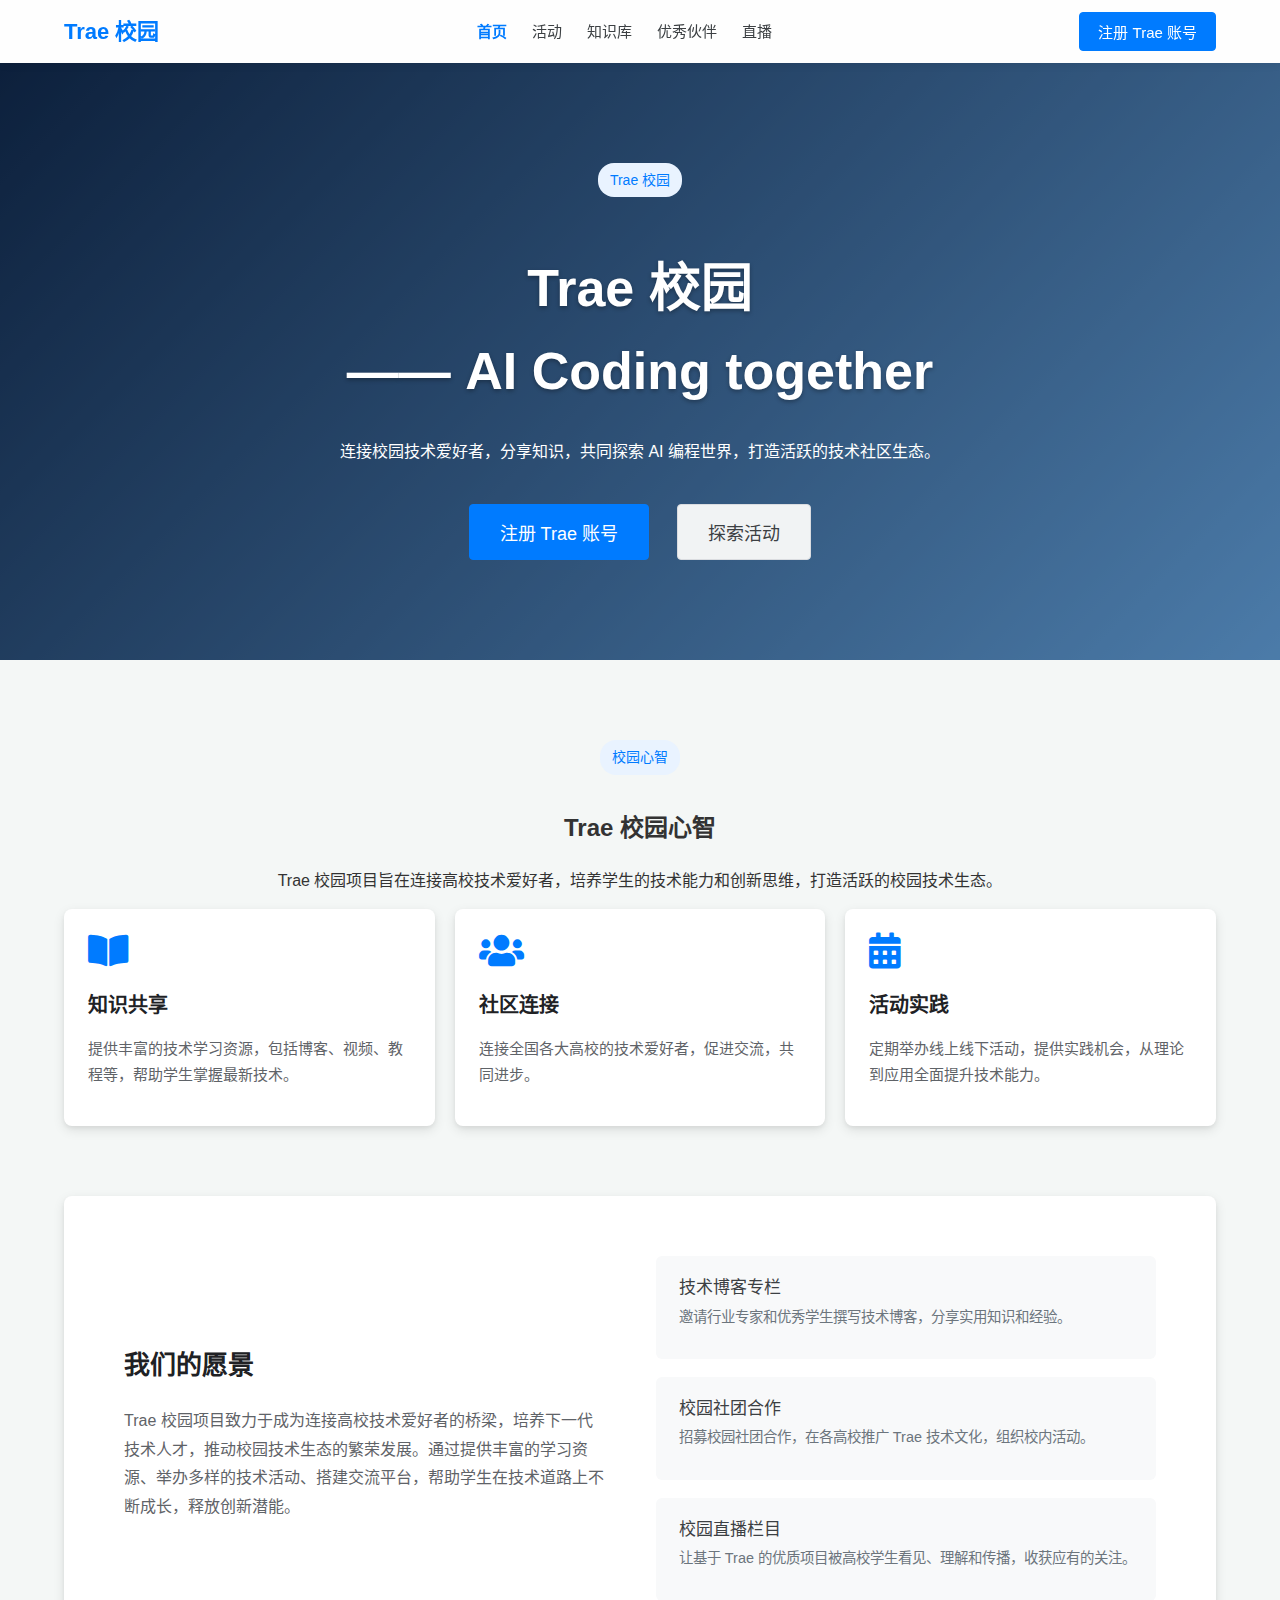
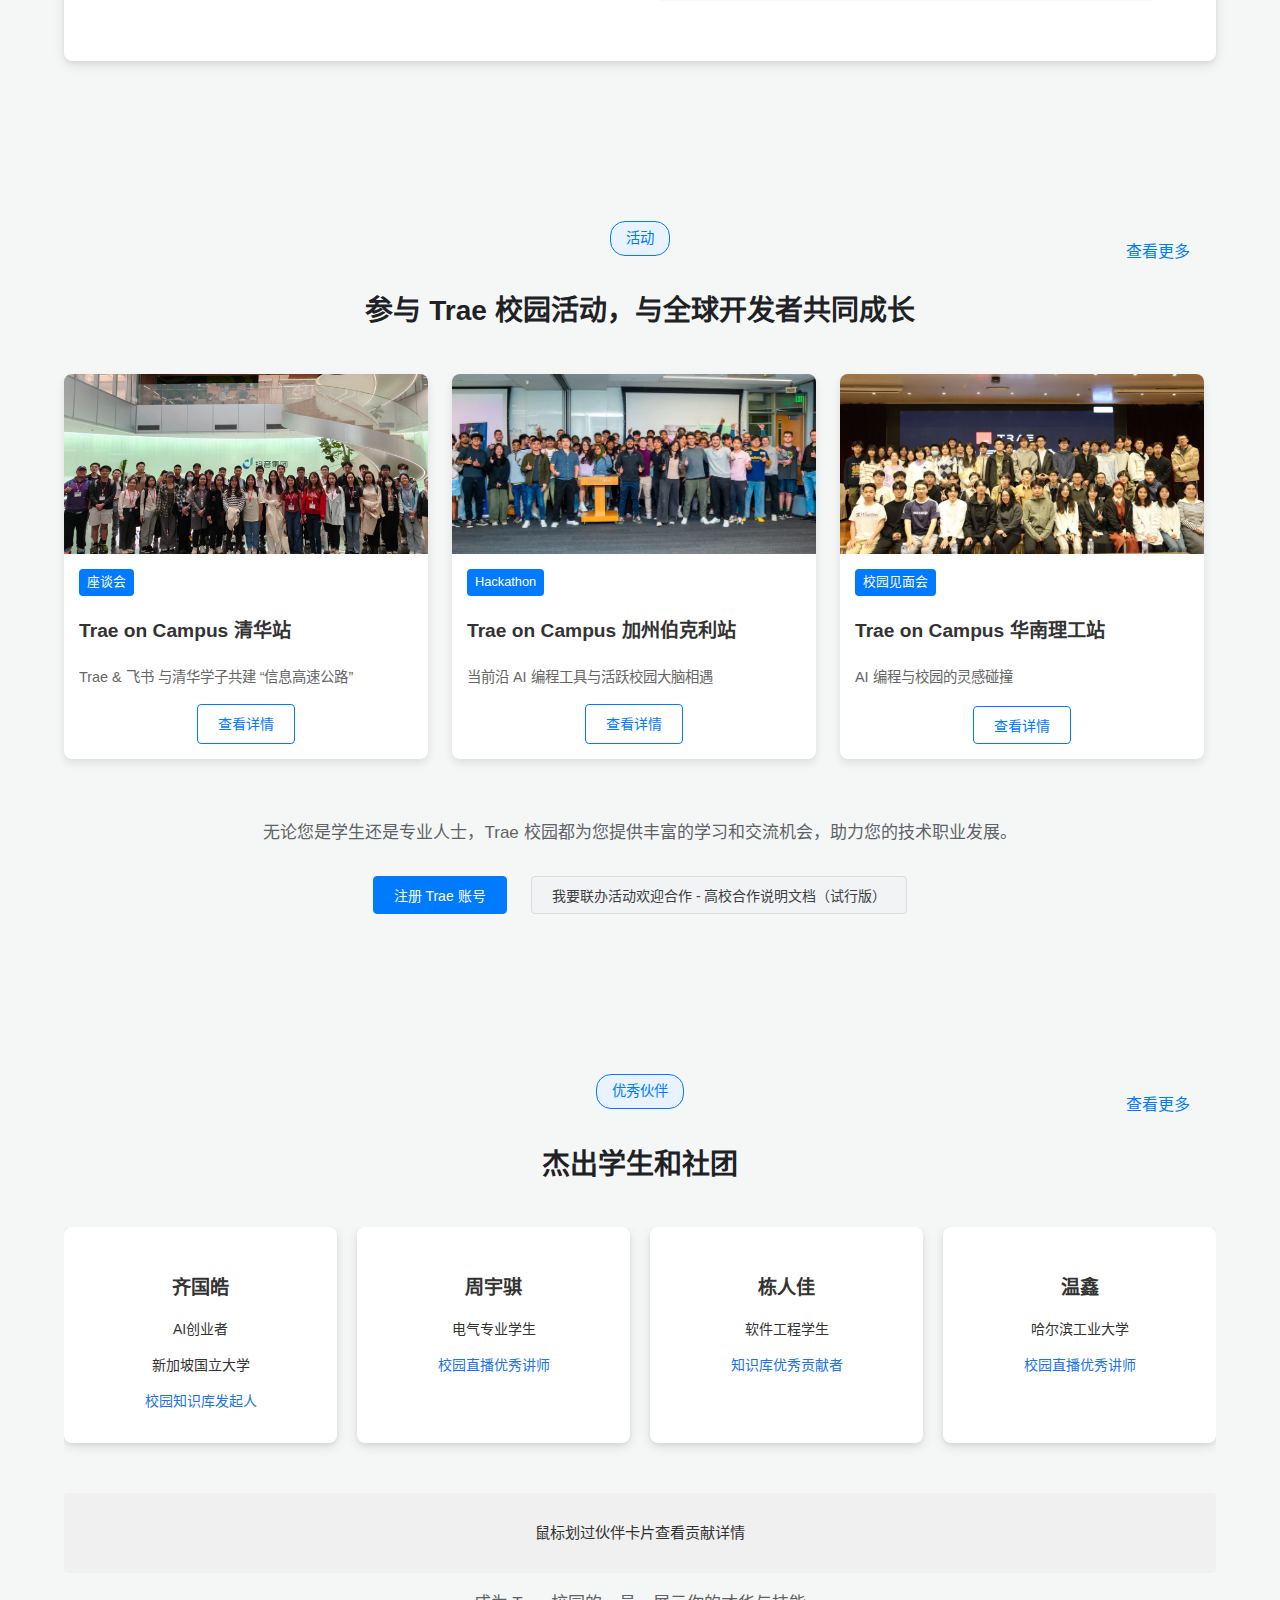
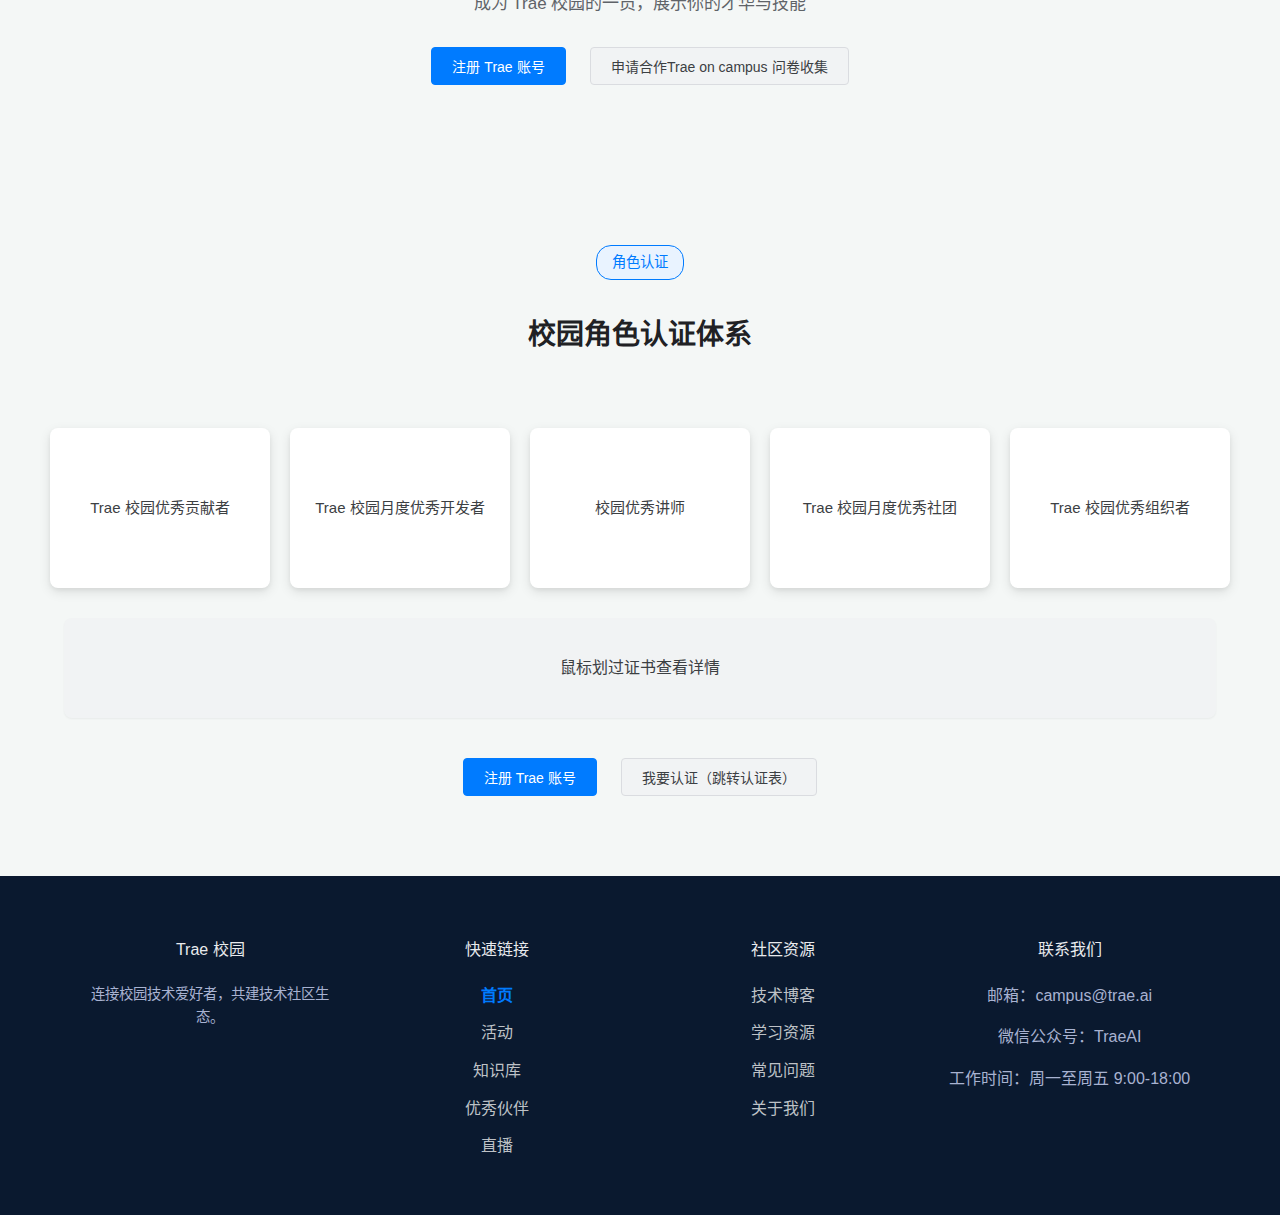
<file: trae-campus-website/index.html>
<!DOCTYPE html>
<html lang="zh-CN">
<head>
    <meta charset="UTF-8">
    <meta name="viewport" content="width=device-width, initial-scale=1.0">
    <title>Trae 校园 - AI Coding Together</title>
    <meta name="description" content="Trae 校园项目旨在连接高校技术爱好者，分享AI编程知识，共同探索，打造活跃的技术社区生态。参与活动，学习资源，认证角色，与全球开发者共同成长。">
    <meta name="keywords" content="Trae, Trae校园, AI编程, 技术社区, 校园活动, 开发者, 编程学习, 技术分享, 高校合作">
    <link rel="stylesheet" href="css/style.css">
    <link rel="stylesheet" href="https://cdnjs.cloudflare.com/ajax/libs/font-awesome/5.15.4/css/all.min.css">
</head>
<body>
    <!-- 顶部导航栏 -->
    <header class="top-nav">
        <div class="container">
            <div class="logo">Trae 校园</div>
            <nav>
                <ul>
                    <li><a href="#home" class="active-nav-link">首页</a></li>
                    <li><a href="events.html">活动</a></li>
                    <li><a href="knowledge_base.html">知识库</a></li>
                    <li><a href="partners.html">优秀伙伴</a></li>
                    <li><a href="https://live.juejin.cn/5982/5435112" target="_blank">直播</a></li>
                </ul>
            </nav>
            <div class="auth-buttons">
                <button class="btn btn-primary" data-action="openLink" data-href="https://www.trae.com.cn/login" data-target="_blank">注册 Trae 账号</button>
            </div>
        </div>
    </header>

    <!-- Banner 主视觉 -->
    <section id="home" class="banner">
        <div class="container">
            <div class="tag">Trae 校园</div>
            <h1>Trae 校园<br>—— AI Coding together</h1>
            <p class="banner-description">连接校园技术爱好者，分享知识，共同探索 AI 编程世界，打造活跃的技术社区生态。</p>
            <div class="cta-buttons">
                <button class="btn btn-primary" data-action="openLink" data-href="https://www.trae.com.cn/login" data-target="_blank">注册 Trae 账号</button>
                <button class="btn btn-secondary" data-action="scrollTo" data-href="#events">探索活动</button>
            </div>
        </div>
    </section>

    <!-- 校园心智板块 -->
    <section id="campus-mindset" class="campus-mindset">
        <div class="container">
            <div class="tag">校园心智</div>
            <h2>Trae 校园心智</h2>
            <p>Trae 校园项目旨在连接高校技术爱好者，培养学生的技术能力和创新思维，打造活跃的校园技术生态。</p>
            <div class="cards">
                <div class="card">
                    <div class="card-icon"><i class="fas fa-book-open"></i></div>
                    <h3>知识共享</h3>
                    <p>提供丰富的技术学习资源，包括博客、视频、教程等，帮助学生掌握最新技术。</p>
                </div>
                <div class="card">
                    <div class="card-icon"><i class="fas fa-users"></i></div>
                    <h3>社区连接</h3>
                    <p>连接全国各大高校的技术爱好者，促进交流，共同进步。</p>
                </div>
                <div class="card">
                    <div class="card-icon"><i class="fas fa-calendar-alt"></i></div>
                    <h3>活动实践</h3>
                    <p>定期举办线上线下活动，提供实践机会，从理论到应用全面提升技术能力。</p>
                </div>
            </div>
            <div class="vision-section">
                <div class="vision-text">
                    <h3>我们的愿景</h3>
                    <p>Trae 校园项目致力于成为连接高校技术爱好者的桥梁，培养下一代技术人才，推动校园技术生态的繁荣发展。通过提供丰富的学习资源、举办多样的技术活动、搭建交流平台，帮助学生在技术道路上不断成长，释放创新潜能。</p>
                </div>
                <div class="vision-features">
                    <a href="https://lcnziv86vkx6.feishu.cn/wiki/DQF0wbvPjiZ966kAIMhcJ8ZqnSd" target="_blank" class="feature-item-link">
                        <div class="feature-item">
                            技术博客专栏
                            <p class="feature-item-desc">邀请行业专家和优秀学生撰写技术博客，分享实用知识和经验。</p>
                        </div>
                    </a>
                    <a href="https://bytedance.larkoffice.com/base/SUDrbPXP8axo6RsEFwncNz6KnZd?table=tbl5q7PuQii63HHN&view=vewoiUIlNk" target="_blank" class="feature-item-link">
                        <div class="feature-item">
                            校园社团合作
                            <p class="feature-item-desc">招募校园社团合作，在各高校推广 Trae 技术文化，组织校内活动。</p>
                        </div>
                    </a>
                    <a href="https://live.juejin.cn/5982/5435112" target="_blank" class="feature-item-link">
                        <div class="feature-item">
                            校园直播栏目
                            <p class="feature-item-desc">让基于 Trae 的优质项目被高校学生看见、理解和传播，收获应有的关注。</p>
                        </div>
                    </a>
                </div>
            </div>
        </div>
    </section>

    <!-- 活动板块 -->
    <section id="events" class="events-section">
        <div class="container">
            <div class="section-header">
                <div class="header-content">
                    <div class="tag">活动</div>
                    <h2>参与 Trae 校园活动，与全球开发者共同成长</h2>
                </div>
                <a href="events.html" class="btn-view-more">查看更多</a>
            </div>
            <div class="event-cards">
                <!-- 活动卡片示例，需要替换为实际内容 -->
                <div class="event-card">
                        <img src="images/event_card_1_new_image.jpg" alt="Trae on Campus 清华站活动" loading="lazy">
                    <div class="event-info">
                        <div class="tag">座谈会</div>
                        <h4>Trae on Campus 清华站</h4>
                        <p>Trae & 飞书 与清华学子共建 “信息高速公路”</p>
                        <a href="https://mp.weixin.qq.com/s/f1h-Wvp13ClHRI9C2usvBQ" class="btn btn-tertiary" target="_blank" data-action="openLink" data-href="https://mp.weixin.qq.com/s/f1h-Wvp13ClHRI9C2usvBQ" data-target="_blank">查看详情</a>
                    </div>
                </div>
                <div class="event-card">
                    <img src="images/event_card_2_new_image.jpg" alt="Trae on Campus 加州伯克利站 Hackathon 活动" loading="lazy">
                    <div class="event-info">
                        <div class="tag">Hackathon</div>
                        <h4>Trae on Campus 加州伯克利站</h4>
                        <p>当前沿 AI 编程工具与活跃校园大脑相遇</p>
                            <a href="https://mp.weixin.qq.com/s?__biz=Mzk2NDYwNjc3Ng==&mid=2247484498&idx=1&sn=82f9b5a2e2b1a8a779ee8a761b184fc8&scene=21#wechat_redirect" class="btn btn-tertiary" target="_blank" data-action="openLink" data-href="https://mp.weixin.qq.com/s?__biz=Mzk2NDYwNjc3Ng==&mid=2247484498&idx=1&sn=82f9b5a2e2b1a8a779ee8a761b184fc8&scene=21#wechat_redirect" data-target="_blank">查看详情</a>
                    </div>
                </div>
                <div class="event-card">
                    <img src="images/event_card_3_new_image.jpg" alt="Trae on Campus 华南理工站校园见面会" loading="lazy">
                    <div class="event-info">
                        <div class="tag">校园见面会</div>
                        <h4>Trae on Campus 华南理工站</h4>
                        <p>AI 编程与校园的灵感碰撞</p>
                        <button class="btn btn-tertiary" data-action="openLink" data-href="https://mp.weixin.qq.com/s?__biz=Mzk2NDYwNjc3Ng==&mid=2247483998&idx=1&sn=92c7f8207e52dc212bc2b3224308ddea&scene=21#wechat_redirect" data-target="_blank">查看详情</button>
                    </div>
                </div>
            </div>
            <p class="section-footer-text">无论您是学生还是专业人士，Trae 校园都为您提供丰富的学习和交流机会，助力您的技术职业发展。</p>
            <div class="cta-buttons">
                <button class="btn btn-primary" data-action="openLink" data-href="https://www.trae.com.cn/login" data-target="_blank">注册 Trae 账号</button>
                <button class="btn btn-secondary" data-action="openLink" data-href="https://lcnziv86vkx6.feishu.cn/wiki/LkBcwrCk7ilDFgk5COJchghinpd?fromScene=spaceOverview" data-target="_blank">我要联办活动欢迎合作  - 高校合作说明文档（试行版）</button>
            </div>
        </div>
    </section>

    <!-- 优秀伙伴 -->
    <section id="partners" class="partners-section">
        <div class="container">
            <div class="section-header">
                <div class="header-content">
                    <div class="tag">优秀伙伴</div>
                    <h2>杰出学生和社团</h2>
                </div>
                <a href="partners.html" class="btn-view-more">查看更多</a>
            </div>
            <div class="partner-cards" aria-describedby="partner-contribution-desc">
                <!-- 优秀伙伴卡片示例 -->
                <div class="partner-card" data-contribution="为 Trae 校园贡献了 XX 教程，积极参与社区答疑。">
                    <h4 class="partner-name">齐国皓</h4>
                    <p class="partner-title">AI创业者</p>
                    <p class="partner-affiliation">新加坡国立大学</p>
                    <p class="partner-role">校园知识库发起人</p>
                </div>
                <div class="partner-card" data-contribution="开发了 XX 工具，并在 Trae 校园推广使用。">
                    <h4 class="partner-name">周宇骐</h4>
                    <p class="partner-title">电气专业学生</p>
                    <p class="partner-role">校园直播优秀讲师</p>
                </div>
                <div class="partner-card" data-contribution="组织了多次 Trae 校园技术分享会。">
                    <h4 class="partner-name">栋人佳</h4>
                    <p class="partner-title">软件工程学生</p>
                    <p class="partner-role">知识库优秀贡献者</p>
                </div>
                <div class="partner-card" data-contribution="在 Trae 校园活动中担任讲师，分享了 XX 经验。">
                    <h4 class="partner-name">温鑫</h4>
                    <p class="partner-title">哈尔滨工业大学</p>
                    <p class="partner-role">校园直播优秀讲师</p>
                </div>
            </div>
            <div class="partner-contribution-bar" id="partner-contribution-desc">鼠标划过伙伴卡片查看贡献详情</div>
            <p class="section-footer-text">成为 Trae 校园的一员，展示你的才华与技能</p>
            <div class="cta-buttons">
                <button class="btn btn-primary" data-action="openLink" data-href="https://www.trae.com.cn/login" data-target="_blank">注册 Trae 账号</button>
                <button class="btn btn-secondary" data-action="openLink" data-href="https://bytedance.larkoffice.com/base/SUDrbPXP8axo6RsEFwncNz6KnZd?table=tbl5q7PuQii63HHN&view=vewoiUIlNk" data-target="_blank">申请合作Trae  on campus 问卷收集</button>
            </div>
        </div>
    </section>

    <!-- 角色认证 -->
    <section id="certification" class="certification-section">
        <div class="container">
            <div class="section-header">
                 <div class="tag">角色认证</div>
                 <h2>校园角色认证体系</h2>
            </div>
            <div class="certification-cards" aria-describedby="certification-info-desc">
                <!-- 卡片 -->
                <div class="certification-card" data-info="Trae 校园优秀贡献者：表彰在 Trae 校园社区做出杰出贡献的个人。申请要求：积极参与社区活动，分享优质内容，帮助其他成员。">
                    <p>Trae 校园优秀贡献者</p>
                </div>
                <div class="certification-card" data-info="Trae 校园月度优秀开发者：表彰在 Trae 平台上表现优异的开发者。申请要求：每月提交高质量代码，参与项目贡献。">
                    <p>Trae 校园月度优秀开发者</p>
                </div>
                <div class="certification-card" data-info="校园优秀讲师：表彰在 Trae 校园活动中分享知识、经验的优秀讲师。申请要求：成功举办技术分享或 Workshop，获得良好反馈。">
                    <p>校园优秀讲师</p>
                </div>
                 <div class="certification-card" data-info="Trae 校园月度优秀社团：表彰在 Trae 校园表现突出的社团。申请要求：社团积极组织活动，推广 Trae 技术，社区活跃度高。">
                    <p>Trae 校园月度优秀社团</p>
                </div>
                 <div class="certification-card" data-info="Trae 校园优秀组织者：表彰在 Trae 校园活动组织中表现优异的个人。申请要求：成功组织线上或线下活动，参与人数多，活动效果好。">
                    <p>Trae 校园优秀组织者</p>
                </div>
            </div>
            <div class="certification-info-bar" id="certification-info-desc">鼠标划过证书查看详情</div>
            <div class="cta-buttons">
                <button class="btn btn-primary" data-action="openLink" data-href="https://www.trae.com.cn/login" data-target="_blank">注册 Trae 账号</button>
                <button class="btn btn-secondary" data-action="openLink" data-href="#0" data-target="_blank">我要认证（跳转认证表）</button> 
                <!-- 请将 data-href="#0" 替换为实际认证链接 -->
            </div>
        </div>
    </section>

    <!-- 底部导航 -->
    <footer class="footer">
        <div class="container">
            <div class="footer-col">
                <h4>Trae 校园</h4>
                <p class="footer-description">连接校园技术爱好者，共建技术社区生态。</p>
            </div>
            <div class="footer-col">
                <h4>快速链接</h4>
                <ul>
                    <li><a href="#home" class="active-nav-link">首页</a></li>
                    <li><a href="events.html">活动</a></li>
                    <li><a href="knowledge_base.html">知识库</a></li>
                    <li><a href="partners.html">优秀伙伴</a></li>
                    <li><a href="https://live.juejin.cn/5982/5435112" target="_blank">直播</a></li>
                </ul>
            </div>
            <div class="footer-col">
                <h4>社区资源</h4>
                <ul>
                    <li><a href="#">技术博客</a></li>
                    <li><a href="#">学习资源</a></li>
                    <li><a href="#">常见问题</a></li>
                    <li><a href="#">关于我们</a></li>
                </ul>
            </div>
            <div class="footer-col">
                <h4>联系我们</h4>
                <p>邮箱：campus@trae.ai</p>
                <p>微信公众号：TraeAI</p>
                <p>工作时间：周一至周五 9:00-18:00</p>
            </div>
        </div>
    </footer>

    <script src="js/script.js"></script>
</body>
</html>
</file>
<file: trae-campus-website/css/style.css>
/* 全局样式 */
:root {
    --primary-color: #007bff; /* 更新主色为更明亮的蓝色 */
    --accent-color: #fd7e14;  /* 引入辅助橙色 */
    --secondary-color: #6c757d; /* 次要灰色 */
    --light-color: #ffffff; /* 浅色背景 - 白色 */
    --dark-color: #333333; /* 深色文本/背景 - 深灰色 */
    --banner-bg-start: #0d203c; /* Banner 背景起始色 - 深蓝 */
    --banner-bg-end: #1a3b6c;   /* Banner 背景结束色 - 较浅的深蓝 */
    --font-family: 'PingFang SC', 'MiSans', 'Helvetica Neue', Helvetica, Arial, sans-serif;
    --h1-font-size: 2.5rem;
    --h2-font-size: 2rem;
    --h3-font-size: 1.75rem;
    --default-font-size: 1rem;
    --container-max-width: 1200px;
    --header-height: 80px;
    --footer-height: 120px;
    --card-bg: #ffffff;
    --card-shadow: 0 4px 12px rgba(0, 0, 0, 0.08);
    --button-bg: var(--primary-color);
    --button-hover-bg: #0056b3; /* 对应新主色的悬停色 */
    --tag-bg: #e9f3ff; /* 标签背景浅蓝色 */
    --tag-color: var(--primary-color); /* 标签文字主题蓝色 */
    --link-color: var(--primary-color);
    --link-hover-color: #0056b3; /* 对应新主色的悬停色 */
    --success-color: #28a745;
    --info-color: #17a2b8;
    --warning-color: #ffc107;
    --danger-color: #dc3545;
}

/* 基本样式 */
body {
    font-family: var(--font-family);
    margin: 0;
    padding: 0;
    background-color: #f4f7f6; /* 参考网站的浅灰背景 */
    color: var(--dark-color);
    line-height: 1.6;
    display: flex;
    flex-direction: column;
    min-height: 100vh;
}

.container {
    width: 90%;
    max-width: 1200px; /* 保持最大宽度 */
    margin: 0 auto;
    padding: 0 20px; /* 稍微增加内边距 */
}

a {
    text-decoration: none;
    color: var(--primary-color); /* 使用主题绿色 */
    transition: color 0.3s ease;
}

a:hover {
    color: #005cb2; /* 链接悬停颜色 */
    text-decoration: none; /* 通常不使用下划线 */
}

img {
    max-width: 100%;
    height: auto;
    display: block; /* 避免图片底部多余空隙 */
}

/* 按钮样式 - 参考 MarsCode 风格 */
.btn {
    display: inline-block;
    padding: 8px 20px; /* 减小内边距 */
    font-size: 14px; /* 减小字体大小 */
    font-weight: 500;
    border-radius: 4px; /* 更小的圆角 */
    cursor: pointer;
    text-align: center;
    border: 1px solid transparent;
    transition: all 0.3s ease;
}

/* 特别为 Banner 内的按钮调整，如果需要与其他地方的按钮大小不同 */
.banner .cta-buttons .btn {
    padding: 8px 18px; /* 进一步微调 Banner 按钮的内边距 */
    font-size: 14px; /* 确保 Banner 按钮的字体大小 */
}

.btn-primary {
    background-color: var(--primary-color);
    color: white;
    border-color: var(--primary-color);
}

.btn-primary:hover {
    background-color: var(--button-hover-bg);
    border-color: var(--button-hover-bg);
}

.btn-secondary {
    background-color: #f1f3f4; /* 浅灰色背景 */
    color: #3c4043; /* 深灰色文字 */
    border: 1px solid #dadce0; /* 边框颜色 */
}

.btn-secondary:hover {
    background-color: #e8eaed;
    border-color: #c6cacc;
}

.btn-tertiary {
    background-color: transparent;
    color: var(--primary-color);
    border: 1px solid var(--primary-color);
}

.btn-tertiary:hover {
    background-color: rgba(26, 115, 232, 0.05);
}

/* 标签条样式 */
.tag {
    display: inline-block;
    background-color: var(--tag-bg); /* 使用变量 */
    color: var(--tag-color); /* 使用变量 */
    padding: 6px 12px;
    border-radius: 16px; /* 胶囊形状 */
    font-size: 14px;
    font-weight: 500;
    margin-bottom: 15px;
    transition: background-color 0.3s ease, color 0.3s ease; /* 添加过渡效果 */
}

.tag:hover {
    background-color: #d0e0f8; /* 鼠标悬停时略深的背景色 (可进一步调整或使用变量派生) */
    color: #0056b3; /* 鼠标悬停时略深的文字颜色 (可进一步调整或使用变量派生) */
    /* 您也可以在这里使用 background-image: linear-gradient(...) 来实现更复杂的渐变效果 */
}

/* 示例：部分标签使用辅助色 */
.tag-accent {
    background-color: var(--accent-color);
    color: var(--light-color);
    border: 1px solid var(--accent-color);
}

.tag-accent:hover {
    background-color: #e67300; /* 辅助色悬停效果 */
    border-color: #e67300;
}

.banner .tag {
    margin-left: auto;
    margin-right: auto;
}

#events-banner {
    padding-top: 120px; /* 进一步增加上内边距 */
    padding-bottom: 120px; /* 进一步增加下内边距 */
}

/* Banner 内标题和描述文字放大 */
#events-banner h1 {
    font-size: 3.5rem; /* 增大主标题字体 */
}

#events-banner .banner-description {
    font-size: 1.15rem; /* 调整副标题字体大小 */
}

/* 顶部导航栏 - 参考 MarsCode 风格 */
.top-nav {
    background-color: rgba(255, 255, 255, 0.85); /* 半透明白色背景 */
    backdrop-filter: blur(10px); /* 毛玻璃效果 */
    -webkit-backdrop-filter: blur(10px);
    box-shadow: 0 2px 8px rgba(0,0,0,0.07); /* 导航栏阴影 */
    padding: 12px 0; /* 调整内边距 */
    position: sticky;
    top: 0;
    z-index: 1000;
}

.top-nav .container {
    display: flex;
    justify-content: space-between;
    align-items: center;
}

.top-nav .logo {
    font-size: 22px; /* 调整Logo大小 */
    font-weight: 600; /* 调整Logo字重 */
    color: var(--primary-color); /* Logo颜色使用新的主色 */
}

.top-nav nav ul {
    list-style: none;
    padding: 0;
    margin: 0;
    display: flex;
    align-items: center; /* 垂直居中 */
}

.top-nav nav ul li {
    margin-left: 25px; /* 调整间距 */
}

.top-nav nav ul li a {
    color: #3c4043; /* 导航链接颜色 */
    font-weight: 500;
    font-size: 15px; /* 导航链接字号 */
}

.top-nav nav ul li a:hover,
.top-nav nav ul li a:focus {
    color: var(--primary-color); /* 鼠标悬停或聚焦时变为主题色 */
    /* text-decoration: underline; */
}

.top-nav nav ul li a.active-nav-link {
    color: var(--primary-color) !important; /* 当前激活的导航链接颜色 */
    font-weight: bold; /* 可以加粗以示强调 */
}

.top-nav .auth-buttons .btn {
    margin-left: 15px;
    padding: 8px 18px; /* 按钮内边距调整 */
    font-size: 15px;
}

/* 统一的板块标题标签容器样式 */
.section-title-tag-container {
    display: flex;
    justify-content: center; /* 水平居中 */
    margin-top: 40px; /* 与上方元素的间距 */
    margin-bottom: 10px; /* 减小与下方元素的间距 */
}

/* 板块标题标签样式 */
.section-title-tag-container .tag {
    background-color: var(--tag-bg); /* 默认标签背景色 */
    color: var(--tag-color); /* 默认标签文字颜色 */
    padding: 8px 20px;
    border-radius: 20px; /* 胶囊形状 */
    font-size: 1rem; /* 字体大小 */
    font-weight: 500;
    box-shadow: 0 2px 4px rgba(0,0,0,0.05);
    transition: background-color 0.3s ease, color 0.3s ease;
}

.section-title-tag-container .tag:hover {
    background-color: #d0e0f8; /* 悬停背景色 */
    color: #0056b3; /* 悬停文字颜色 */
}

/* 高亮文本块样式 */
.highlight-section {
    background-color: #f0f7ff; /* 淡蓝色背景 */
    padding: 40px 0;
    margin-top: 40px; /* 调整与 banner 的间距 */
    margin-bottom: 40px;
}

.highlight-block {
    background-color: var(--light-color);
    padding: 30px;
    border-radius: 8px;
    box-shadow: 0 4px 15px rgba(0, 123, 255, 0.1);
    text-align: left;
    border-left: 5px solid var(--primary-color);
}

.highlight-block p {
    font-size: 1.1rem; /* 增大字体大小 */
    line-height: 1.7;
    color: var(--dark-color);
    margin-bottom: 15px;
}

.highlight-block p:last-child {
    margin-bottom: 0;
}

/* Banner区域 */
.banner {
    background: linear-gradient(135deg, var(--banner-bg-start) 0%, #76b8f2 100%); /* 从深到浅的渐变 */
    color: white; /* Banner 文字白色 */
    padding: 100px 20px;
    text-align: center;
    position: relative;
    overflow: hidden;
}

.banner::before { /* 添加一层遮罩使文字更清晰 */
    content: '';
    position: absolute;
    top: 0;
    left: 0;
    right: 0;
    bottom: 0;
    background-color: rgba(13, 32, 60, 0.4); /* 调整遮罩透明度以适应新的渐变 */
}

.banner .container { /* 确保内容在遮罩之上 */
    position: relative;
    z-index: 1;
}

.banner h1 {
    font-size: 52px; /* 增大标题字号 */
    font-weight: 600;
    margin-bottom: 25px;
    text-shadow: 0 2px 4px rgba(0,0,0,0.3); /* 文字阴影 */
}

.banner p {
    font-size: 16px; /* 调整字体大小以适应单行显示 */
    margin-bottom: 40px;
    max-width: 100%; /* 允许文本占据全部可用宽度 */
    margin-left: auto;
    margin-right: auto;
    white-space: normal; /* 允许文本正常换行，如果缩小字体后仍然太长 */
}

.banner .cta-buttons .btn {
    margin: 0 12px;
    padding: 14px 30px; /* 增大按钮内边距 */
    font-size: 18px;
    font-weight: 500;
}

/* 通用板块样式 - 参考 MarsCode 风格 */
section {
    padding: 80px 0; /* 增加上下内边距 */
    text-align: center;
}

section h2.section-title {
    font-size: 32px; /* 调整标题字号 */
    font-weight: 600;
    margin-bottom: 15px;
    color: #202124; /* 深灰色标题 */
}

section p.section-subtitle {
    font-size: 18px;
    color: #5f6368; /* 灰色副标题 */
    max-width: 700px;
    margin: 0 auto 50px auto; /* 调整外边距 */
    line-height: 1.8;
}

.section-header {
    display: flex;
    flex-direction: column; /* 整体垂直排列 */
    align-items: center; /* 整体水平居中 */
    margin-bottom: 40px;
    position: relative; /* 为按钮绝对定位做准备 */
    text-align: center; /* 确保内部文本也居中 */
}

.section-header .tag {
    background-color: var(--tag-bg);
    color: var(--tag-color);
    padding: 5px 15px;
    border-radius: 15px;
    font-size: 0.9rem;
    display: inline-block;
    margin-bottom: 10px;
    border: 1px solid var(--tag-color); /* 边框用标签文字颜色，确保一致性 */
}

.section-header h2 {
    margin-bottom: 20px; /* 标题和查看更多按钮之间的间距 */
}

.section-header .header-content {
    display: flex;
    flex-direction: column; 
    align-items: center; 
    /* flex-grow: 1; 移除，因为父级已经是column布局，不需要这个来居中 */
    text-align: center; 
}

.section-header .tag {
    margin-bottom: 10px; /* 调整标签和标题之间的间距 */
    margin-right: 0; /* 移除右边距，因为已经是列布局 */
}

.section-header h2 {
    font-size: 28px; /* 调整字号 */
    font-weight: 600;
    color: #202124;
    margin-bottom: 0;
    /* flex-grow: 1;  移除，因为父元素已经是flex-grow:1 */
}

.btn-view-more {
    font-size: 16px;
    color: var(--primary-color);
    font-weight: 500;
    padding: 8px 16px;
    border-radius: 4px;
    transition: background-color 0.3s ease;
    position: absolute; 
    top: 10px; /* 稍微向下调整，避免与顶部太近 */
    right: 10px; /* 稍微向左调整，避免与右侧太近 */
}

.btn-view-more:hover {
    background-color: rgba(0, 123, 255, 0.05); /* 使用新主色的RGBA */
    text-decoration: none;
}

/* 卡片通用样式 - 参考 MarsCode 风格 */
.cards {
    display: flex;
    /* justify-content: space-around; */ /* 改为 flex-start 或 center 配合 gap */
    justify-content: flex-start; /* 从左开始排列 */
    gap: 24px; /* 统一卡片间距 */
    margin-bottom: 40px;
    flex-wrap: wrap;
}

.card {
    background-color: #fff;
    padding: 24px; /* 调整内边距 */
    border-radius: 8px; /* 圆角 */
    box-shadow: 0 2px 4px rgba(0,0,0,0.05), 0 4px 12px rgba(0,0,0,0.1); /* 更精致的阴影 */
    text-align: left; /* 卡片内容左对齐 */
    flex-basis: calc(33.333% - 16px); /* (100% - 2*gap) / 3 */
    min-width: 280px;
    transition: transform 0.3s ease, box-shadow 0.3s ease;
}

.card:hover {
    transform: translateY(-4px);
    box-shadow: 0 4px 8px rgba(0,0,0,0.08), 0 8px 20px rgba(0,0,0,0.12);
}

.card h3 {
    font-size: 20px; /* 调整卡片标题字号 */
    font-weight: 600;
    margin-bottom: 12px;
    color: #202124;
}

.card p {
    font-size: 15px;
    color: #5f6368;
    line-height: 1.7;
}

/* 校园心智板块 */
.campus-mindset .cards {
    justify-content: space-between; /* 卡片并排 */
    align-items: flex-start; /* 确保卡片顶部对齐 */
    flex-wrap: nowrap; /* 强制不换行 */
    gap: 20px; /* 调整间距 */
}

.campus-mindset .cards .card {
    text-align: left; /* 心智卡片内容居左 */
    flex-basis: calc(33.333% - 14px); /* (100% - 2*gap) / 3, gap = 20px -> 13.33px, round to 14px */
    min-width: 200px; /* 设置一个最小宽度，防止过度压缩 */
    flex-grow: 0; /* 防止卡片过度扩展 */
    flex-shrink: 1; /* 允许卡片收缩 */
}

.campus-mindset .card i { /* 假设心智卡片使用图标 */
    font-size: 32px;
    color: var(--primary-color);
    margin-bottom: 15px;
    display: block;
}

.campus-mindset .card-icon {
    margin-bottom: 15px; /* 图标和标题之间的间距 */
}

.campus-mindset .card-icon i {
    font-size: 36px; /* 图标大小 */
    color: #007bff; /* 图标颜色 */
}

.campus-mindset .card h3 {
    /* Specific styles for h3 in campus mindset cards can be added here */
}

.vision-section {
    display: flex;
    align-items: center;
    gap: 50px; /* 增加间距 */
    text-align: left;
    margin-top: 70px;
    background-color: #fff; /* 背景设为白色 */
    padding: 60px;
    border-radius: 8px;
    box-shadow: 0 2px 4px rgba(0,0,0,0.05), 0 4px 12px rgba(0,0,0,0.1);
}

.vision-text {
    flex: 1.2; /* 文本区域稍宽 */
}

.vision-text h3 {
    font-size: 26px;
    font-weight: 600;
    margin-bottom: 20px;
    color: #202124;
}

.vision-text p {
    font-size: 16px;
    color: #5f6368;
    line-height: 1.8;
}

.vision-features {
    flex: 1;
    display: flex;
    flex-direction: column;
    gap: 18px;
}

.feature-item {
    background-color: #f8f9fa; /* 更浅的背景 */
    padding: 18px 20px;
    border-radius: 6px;
    font-size: 17px;
    font-weight: 500;
    color: #3c4043; /* 保持卡片内文字颜色 */
    cursor: pointer;
    transition: background-color 0.3s ease, border-left-color 0.3s ease; /* 移除 color 过渡 */
    border-left: 3px solid transparent; /* 左侧边框用于悬停效果 */
}

.feature-item-link {
    text-decoration: none; /* 移除链接下划线 */
    color: inherit; /* 继承父元素颜色，避免默认的链接蓝色 */
    display: block; /* 使链接占据整个宽度 */
}

.feature-item-link:hover .feature-item {
    background-color: #e8f0fe; /* 可以考虑使用 var(--tag-bg) 或其派生色 */
    border-left-color: var(--primary-color); /* 使用新的主色 */
}

/* 确保 feature-item 内的文本颜色在链接悬停时不受影响 */
.feature-item-link:hover .feature-item,
.feature-item-link:hover .feature-item p {
    color: #3c4043; /* 保持原始文本颜色 */
}

.feature-item-link:hover .feature-item .feature-item-desc {
    color: #6c757d; /* 保持描述文本的灰色 */
}

.feature-item:hover {
    background-color: #e8f0fe; /* 可以考虑使用 var(--tag-bg) 或其派生色 */
    /* color: var(--primary-color); /* 移除此行，颜色由 feature-item-link 控制 */
    border-left-color: var(--primary-color); /* 使用新的主色 */
}

.feature-item-desc {
    font-size: 0.85em; /* 较小的字号 */
    color: #6c757d;    /* 灰色 */
    margin-top: 5px;   /* 与上方链接的间距 */
    line-height: 1.4;  /* 调整行高以确保单行文本的视觉效果 */
    max-width: 100%; /* 确保文字在一行内，并根据需要换行 */
    overflow: hidden; /* 隐藏超出部分 */
    text-overflow: ellipsis; /* 超出部分显示省略号 */
    white-space: nowrap; /* 强制不换行，如果希望自动换行则移除此行 */
}

/* 活动板块 - 参考 MarsCode 风格 */
.events-section .event-cards {
    display: flex;
    /* justify-content: space-between; */
    justify-content: flex-start; /* Reverted to flex-start */
    gap: 24px;
    margin-bottom: 30px;
    flex-wrap: wrap;
}

.event-card {
    background-color: #fff;
    border-radius: 8px;
    box-shadow: 0 4px 8px rgba(0, 0, 0, 0.1);
    margin-bottom: 30px; /* 增加卡片之间的垂直间距 */
    overflow: hidden;
    display: flex;
    flex-direction: column;
    width: calc(33.333% - 20px); /* 每行显示三个卡片，并考虑间距 */
    transition: transform 0.3s ease, box-shadow 0.3s ease; /* 添加过渡效果 */
}

.event-card:hover {
    transform: translateY(-5px); /* 鼠标悬浮时向上移动 */
    box-shadow: 0 8px 16px rgba(0, 0, 0, 0.2); /* 鼠标悬浮时增强阴影 */
}

/* For an 8-card layout in 3 columns, this centers the last two cards (7th and 8th). */
/* It applies a left margin to the 7th card (which must also be the 2nd to last card overall). */
/* The margin value is calculated as (width_of_one_card_slot + one_gap_value) / 2. */
.events-section .event-cards .event-card:nth-child(7):nth-last-child(2) {
    margin-left: calc(100%/6 + 2px); /* ( (100%/3 - 20px) + 24px ) / 2 = 100%/6 + 2px */
}

.event-card img {
    width: 100%;
    height: 180px; /* 调整图片高度 */
    object-fit: cover;
}

.event-info {
    padding: 15px;
    text-align: left; /* 确保文本内容左对齐 */
    flex-grow: 1; /* 让 event-info 占据剩余空间 */
    display: flex;
    flex-direction: column;
}

.event-info h4 {
    font-size: 1.2em;
    margin-top: 10px;
    margin-bottom: 5px;
    color: #333;
    text-align: left; /* 标题左对齐 */
}

.event-info p {
    font-size: 0.9em;
    color: #666;
    line-height: 1.6;
    margin-bottom: 15px; /* 增加段落和按钮之间的间距 */
    flex-grow: 1; /* 让描述占据更多空间，将按钮推到底部 */
    text-align: left; /* 简介左对齐 */
}

.event-card .event-info .tag,
.large-event-card .large-event-card-info .tag {
    background-color: #007bff;
    color: white;
    padding: 3px 8px;
    border-radius: 4px;
    font-size: 0.8em;
    display: inline-block; /* 让标签只占据内容宽度 */
    margin-bottom: 10px;
    align-self: flex-start; /* 标签左对齐 */
}

.event-info .btn {
    margin-top: auto; /* 将按钮推到卡片底部 */
    align-self: center; /* 按钮居中对齐 */
}

.section-footer-text {
    font-size: 17px; /* 调整字号 */
    color: #5f6368;
    margin-bottom: 30px;
}

.events-section .cta-buttons .btn,
.partners-section .cta-buttons .btn,
.certification-section .cta-buttons .btn {
    margin: 0 10px;
}

/* 活动页面特定样式 */

/* 大型活动卡片区域 */
.large-events-section {
    padding-top: 20px !important; /* 调整上方内边距，并确保覆盖行内样式 */
    padding-bottom: 40px !important; /* 下方内边距，并确保覆盖行内样式 */
}
.large-events-section .large-event-cards-container {
    display: flex;
    flex-direction: column; /* 确保卡片纵向排列 */
    gap: 30px; /* 卡片之间的间距 */
    margin-top: 20px; /* 调整与上方标签条的间距 */
}

.large-event-card {
    background-color: var(--card-bg);
    border-radius: 8px;
    box-shadow: var(--card-shadow);
    display: flex;
    flex-direction: column; /* 卡片内部内容也是纵向排列 */
    overflow: hidden; /* 防止内容溢出 */
    transition: transform 0.3s ease, box-shadow 0.3s ease;
}

.large-event-card:hover {
    transform: translateY(-5px);
    box-shadow: 0 8px 20px rgba(0, 0, 0, 0.12);
}

.large-event-card-images {
    display: flex;
    gap: 10px; /* 图片之间的间距 */
    padding: 20px; /* 图片容器的内边距 */
    background-color: #f9f9f9; /* 图片区域背景色，可选 */
}

.large-event-card-images img {
    width: calc(50% - 5px); /* 每张图片占据一半宽度，减去gap的一半 */
    height: auto;
    object-fit: cover; /* 保持图片比例并填充 */
    border-radius: 6px; /* 图片圆角 */
}

.large-event-card-info {
    padding: 10px 20px 20px 20px; /* 调整上内边距为10px，其他保持20px */
    text-align: center; /* 容器内文本居中 */
}

.large-event-card-title {
    font-size: 1.25rem; /* 减小字体大小 */
    color: var(--dark-color);
    margin-bottom: 0; /* 移除底部外边距，因为没有其他元素了 */
}

/* 优秀伙伴板块 - 参考 MarsCode 风格 */
.partners-section .partner-cards {
    display: flex;
    justify-content: space-between; /* 卡片平均分布 */
    gap: 20px; /* 调整卡片间距 */
    flex-wrap: nowrap; /* 强制卡片在同一行 */
    overflow-x: auto; /* 如果卡片过多，允许水平滚动 */
    padding-bottom: 20px; /* 为可能的滚动条留出空间 */
}

/* 移除旧的 partner-contribution 样式，因为我们将采用类似 certification-info-bar 的方式 */
/* .partner-card .partner-contribution { ... } */
/* .partner-card:hover .partner-contribution { ... } */

/* 新增一个全局的伙伴贡献信息栏，类似角色认证信息栏 */
.partner-contribution-bar {
    background-color: #f0f0f0; /* 浅灰色背景 */
    color: var(--dark-color);
    padding: 15px 20px;
    text-align: center;
    border-radius: 4px;
    margin-top: 30px; /* 与卡片区域的间距 */
    font-size: 0.95rem;
    min-height: 50px; /* 保证一定高度 */
    display: flex;
    align-items: center;
    justify-content: center;
    transition: background-color 0.3s ease, color 0.3s ease;
}

.partner-card {
    background-color: #fff;
    border-radius: 8px;
    box-shadow: 0 2px 4px rgba(0,0,0,0.05), 0 4px 12px rgba(0,0,0,0.1);
    padding: 20px;
    text-align: center;
    flex-basis: calc(25% - 18px); /* (100% - 3*gap) / 4 */
    min-width: 200px;
    cursor: pointer;
    transition: transform 0.2s ease-in-out, box-shadow 0.2s ease-in-out; /* 调整过渡效果 */
}

.partner-card:hover {
    transform: translateY(-5px);
    box-shadow: 0 6px 18px rgba(0, 0, 0, 0.12);
}

.partner-card:hover {
    transform: translateY(-4px);
    box-shadow: 0 4px 8px rgba(0,0,0,0.08), 0 8px 20px rgba(0,0,0,0.12);
}

.partner-card img {
    width: 80px; /* 调整Logo大小 */
    height: 80px;
    border-radius: 50%;
    object-fit: contain; /* 确保Logo完整显示 */
    margin: 0 auto 15px auto; /* 水平居中 */
}

.partner-card {
    text-align: center; /* 文字居中 */
}

.partner-card h4 {
    font-size: 1.2em;
    margin-bottom: 5px;
    color: var(--text-color-dark);
}

.partner-name {
    font-size: 1.4em; /* 稍大字体 */
    font-weight: bold; /* 加粗 */
}

.partner-role {
    color: #007bff; /* 蓝色 */
}

.partner-title,
.partner-affiliation {
    color: #333333 !important; /* 深灰色 */
}

.partner-card p {
    font-size: 14px;
    color: #1a73e8;
    font-weight: 500;
    margin-bottom: 10px; /* 为贡献说明留出空间 */
}

.partner-card .partner-contribution {
    font-size: 13px;
    color: #5f6368;
    line-height: 1.5;
    margin-top: 10px;
    padding: 10px;
    background-color: #f8f9fa;
    border-radius: 4px;
    display: none; /* 默认隐藏 */
    text-align: left;
}

.partner-card:hover .partner-contribution {
    display: block; /* 悬停时显示 */
}

/* 角色认证板块 - 参考 MarsCode 风格 */
.certification-section .tag {
    display: block; /* 让标签独占一行以便居中 */
    margin-left: auto;
    margin-right: auto;
    margin-bottom: 10px;
}
.certification-section h2 {
    text-align: center; /* 标题居中 */
    margin-bottom: 30px;
}
.certification-cards {
    display: flex;
    justify-content: center; /* 卡片居中排列 */
    flex-wrap: nowrap; /* 不允许换行 */
    gap: 20px; /* 卡片间距 */
    margin-bottom: 20px;
}

.certification-section .certification-cards .certification-card:nth-child(n+5) {
    /* 从第5张卡片开始，应用新的grid布局，使其在下一行显示，并居中 */
}

/* 为下三张卡片创建一个新的容器或调整现有逻辑以实现3张居中，这里用grid-column简化处理，但可能需要JS或更复杂的CSS */
.certification-section .certification-cards-row2 {
    display: grid;
    grid-template-columns: repeat(3, 1fr);
    gap: 20px;
    width: 75%; /* (3/4) * 100% */
    margin: 20px auto 0; /* 上方间距，并水平居中 */
}

.certification-card {
    background-color: #fff;
    border-radius: 8px;
    box-shadow: 0 2px 4px rgba(0,0,0,0.05), 0 4px 12px rgba(0,0,0,0.1);
    padding: 20px;
    text-align: center;
    flex-basis: calc(20% - 19.2px); /* (100% - 4*gap) / 5, gap = 24px -> 19.2px */
    min-width: 180px;
    cursor: pointer;
    transition: transform 0.2s ease-in-out, box-shadow 0.2s ease-in-out; /* 调整过渡效果 */
    display: flex; /* 使用flex布局 */
    flex-direction: column; /* 垂直排列 */
    justify-content: center; /* 垂直居中 */
    align-items: center; /* 水平居中 */
    height: 120px; /* 固定高度 */
}

.certification-card:hover {
    transform: translateY(-4px);
    box-shadow: 0 4px 8px rgba(0,0,0,0.08), 0 8px 20px rgba(0,0,0,0.12);
}

.certification-card img {
    width: 100%;
    max-height: 120px; /* 调整图片高度 */
    object-fit: contain;
    margin-bottom: 12px;
}

.certification-card p {
    font-size: 15px; /* 调整字号 */
    color: #3c4043;
    font-weight: 500;
}

.certification-info-bar {
    background-color: #f1f3f4; /* 浅灰色背景 */
    padding: 20px;
    border-radius: 8px; /* 圆角 */
    margin-top: 30px; /* 与上方卡片间距 */
    margin-bottom: 40px;
    font-size: 16px;
    color: #3c4043;
    min-height: 60px;
    display: flex;
    align-items: center;
    justify-content: center;
    box-shadow: 0 1px 2px rgba(0,0,0,0.05);
}

/* 页脚 - 参考 MarsCode 风格 */
footer {
    background-color: #0a192f; /* 页脚深蓝背景，参考风格 */
    color: #a8b2d1; /* 页脚文字浅蓝色，参考风格 */
    text-align: center;
    padding: 40px 20px; /* 增加内边距 */
    min-height: var(--footer-height);
    display: flex;
    align-items: center;
    justify-content: center;
    margin-top: auto;
}

.footer .container {
    display: flex;
    justify-content: space-between;
    flex-wrap: wrap;
    gap: 30px;
}

.footer-col {
    flex: 1;
    min-width: 180px;
}

.footer-col h4 {
    font-size: 16px;
    font-weight: 500;
    margin-bottom: 20px;
    color: #e8eaed; /* 页脚标题颜色 */
}

.footer-col p,
.footer-col ul li {
    margin-bottom: 12px;
}

.footer-col ul {
    list-style: none;
    padding: 0;
}

.footer-col ul li a {
    color: #bdc1c6;
    transition: color 0.3s ease;
}

.footer-col ul li a:hover {
    color: #fff;
    text-decoration: none;
}

.footer-bottom {
    border-top: 1px solid #3c4043; /* 分割线颜色 */
    padding-top: 30px;
    margin-top: 40px;
    text-align: center;
    font-size: 13px;
    color: #9aa0a6; /* 版权信息颜色 */
}

/* 知识库分类导航 */
.categories-nav {
    padding: 20px 0;
    background-color: #f8f9fa; /* Light grey background for the section */
    margin-top: 30px; /* Add margin to move it down */
}

.category-tabs {
    display: flex;
    justify-content: center;
    background-color: #e9ecef; /* Slightly darker grey for the tab container */
    border-radius: 8px;
    padding: 8px;
    max-width: 500px; /* Limit the width of the tab container */
    margin: 0 auto; /* Center the tab container */
}

.tab-item {
    background-color: transparent;
    border: none;
    padding: 10px 20px;
    cursor: pointer;
    font-size: 16px;
    color: #495057; /* Dark grey text color */
    border-radius: 6px;
    margin: 0 5px;
    transition: background-color 0.3s ease, color 0.3s ease;
    display: flex;
    align-items: center;
}

.tab-item i {
    margin-right: 8px;
}

.tab-item:hover {
    background-color: #dee2e6; /* Lighter grey on hover */
}

.category-tabs .tab-item.active {
    background-color: var(--primary-color);
    color: #fff;
    border-bottom-color: var(--primary-color); /* 或者透明 */
}

/* 二级导航栏样式 */
.secondary-nav-tabs {
    display: flex; /* 水平排列 */
    justify-content: space-around; /* 均匀分布，确保在同一行 */
    margin-top: 20px;
    padding: 15px;
    background-color: transparent; /* 背景透明，类似优秀伙伴区域 */
    border-radius: var(--border-radius-medium); /* 使用中等圆角 */
    gap: 15px; /* 卡片间距 */
}

.tab-item-secondary {
    flex-grow: 1; /* 让每个项目占据可用空间 */
    text-align: center;
    padding: 15px 10px;
    font-size: 0.9em;
    color: var(--text-color-dark);
    background-color: #fff;
    border: 1px solid #e0e0e0;
    border-radius: var(--border-radius-small); /* 较小的圆角，类似卡片 */
    cursor: pointer;
    transition: transform 0.2s ease, box-shadow 0.2s ease, background-color 0.2s ease, color 0.2s ease;
    box-shadow: 0 2px 4px rgba(0,0,0,0.05);
}

.tab-item-secondary:hover {
    transform: translateY(-3px);
    box-shadow: 0 5px 10px rgba(0,0,0,0.1);
    background-color: var(--secondary-color-extralight); /* 更淡的悬停背景色 */
    color: var(--primary-color);
}

.tab-item-secondary.active {
    background-color: var(--primary-color);
    color: #fff;
    border-color: var(--primary-color);
    box-shadow: 0 3px 6px rgba(0,0,0,0.08);
    transform: translateY(0);
}

/* 技术文章卡片容器 */
#tech-article-cards-container {
    display: grid;
    grid-template-columns: repeat(auto-fill, minmax(320px, 1fr)); /* 响应式网格布局，最小宽度320px */
    gap: 25px; /* 卡片之间的间距 */
    padding: 20px 0; /* 上下内边距 */
}

/* 新的详细技术文章卡片样式 */
.tech-article-card-detailed {
    background-color: #fff; /* 确保背景色为白色 */
    border: 1px solid #e0e0e0; /* 边框颜色稍深一点，或者考虑移除 */
    border-radius: 10px; /* 圆角稍大一些 */
    padding: 25px;
    margin-bottom: 25px;
    box-shadow: 0 4px 12px rgba(0,0,0,0.08); /* 阴影更柔和弥散 */
    display: flex;
    flex-direction: column;
    text-align: left; /* 改为左对齐 */
    transition: box-shadow 0.3s ease, transform 0.3s ease; /* 添加transform过渡 */
}

.tech-article-card-detailed:hover {
    box-shadow: 0 6px 16px rgba(0,0,0,0.12);
    transform: translateY(-3px); /* 悬停时轻微上浮 */
}

.tech-article-card-detailed h3 {
    font-size: 1.7em; /* 稍微减小标题字号 */
    color: #2A5F9E; /* 再次加深蓝色 */
    font-weight: 600; /* 标题字重 */
    margin-bottom: 10px;
    text-align: left; /* 确保标题左对齐 */
    white-space: nowrap; /* 确保标题在一行内 */
    overflow: hidden; /* 隐藏超出部分 */
    text-overflow: ellipsis; /* 超出部分显示省略号 */
}

.tech-article-card-detailed .description {
    font-size: 0.9em;
    color: #666; /* 描述文字颜色稍浅 */
    margin-bottom: 18px;
    line-height: 1.7;
    flex-grow: 1; 
    text-align: left; /* 确保描述左对齐 */
}

.tech-article-card-detailed .meta-info {
    display: flex;
    align-items: center;
    font-size: 0.8em; /* 元信息字号稍小 */
    color: #888; /* 元信息颜色更浅 */
    margin-bottom: 18px;
    justify-content: flex-start; /* 确保作者信息靠左 */
    width: 100%; /* 确保meta-info容器宽度为100% */
}

.tech-article-card-detailed .meta-info .author {
    text-align: left; /* 确保作者信息左对齐 */
}


.tech-article-card-detailed .tags-container {
    display: none; /* 移除标签容器 */
}

.tech-article-card-detailed .tag {
    padding: 6px 12px;
    border-radius: 16px;
    background-color: #f0f0f0; /* 标签背景色调整 */
    color: #555; /* 标签文字颜色调整 */
    font-size: 0.75em; /* 标签字号稍小 */
    margin-right: 0;
    margin-bottom: 5px;
    transition: background-color 0.3s ease, color 0.3s ease;
}

.tech-article-card-detailed .tag:hover {
    background-color: var(--primary-color-light); /* 标签悬停背景色 */
    color: var(--primary-color);
}

.tech-article-card-detailed .btn-read-full {
    padding: 10px 20px; /* 按钮内边距增大 */
    background-color: var(--primary-color);
    color: white;
    border: none;
    border-radius: 6px; /* 按钮圆角调整 */
    cursor: pointer;
    text-decoration: none;
    display: block;
    margin-left: auto;
    margin-right: auto;
    width: fit-content;
    font-weight: 500; /* 按钮文字加粗 */
    transition: background-color 0.3s ease, transform 0.2s ease;
}

.tech-article-card-detailed .btn-read-full:hover {
    background-color: var(--primary-color-dark); /* 按钮悬停颜色加深 */
    transform: scale(1.03); /* 按钮悬停轻微放大 */
}

/* Ensure the rest of the button properties are present if they were there before */
.tech-article-card-detailed .btn-read-full {
    cursor: pointer;
    text-decoration: none;
    display: block; /* 改为block以使其可以居中 */
    margin-left: auto; /* 与 margin-right: auto; 配合实现居中 */
    margin-right: auto;
    width: fit-content; /* 让按钮宽度自适应内容 */
    /* margin-top: auto; */ /* 确保按钮在卡片底部，如果卡片内容高度不一致 */
    /* align-self: flex-start; */ /* 移除左对齐 */
    cursor: pointer;
    text-decoration: none;
    display: block; /* 改为block以使其可以居中 */
    margin-left: auto; /* 与 margin-right: auto; 配合实现居中 */
    margin-right: auto;
    width: fit-content; /* 让按钮宽度自适应内容 */
    /* margin-top: auto; */ /* 确保按钮在卡片底部，如果卡片内容高度不一致 */
    /* align-self: flex-start; */ /* 移除左对齐 */
}

.tech-article-card-detailed .btn-read-full:hover {
    background-color: var(--primary-color);
    color: var(--light-color);
}

/* 响应式设计 */
@media (max-width: 768px) {
    .top-nav .container {
        flex-direction: column;
        align-items: flex-start;
    }

    .top-nav nav ul {
        flex-direction: column;
        width: 100%;
        margin-top: 10px;
    }

    .top-nav nav ul li {
        margin-left: 0;
        margin-bottom: 10px;
        width: 100%;
        text-align: center;
    }

    .top-nav .auth-buttons {
        width: 100%;
        margin-top: 10px;
        display: flex;
        justify-content: center;
    }

    .banner h1 {
        font-size: 36px;
    }

    .banner p {
        font-size: 14px;
    }

    .cards {
        flex-direction: column;
        align-items: center;
    }

    .card {
        flex-basis: 100%;
        max-width: 400px;
    }

    .campus-mindset .cards {
        flex-wrap: wrap; /* 允许换行 */
    }

    .campus-mindset .cards .card {
        flex-basis: calc(50% - 10px); /* 在较小屏幕上每行显示两个 */
    }

    .vision-section {
        flex-direction: column;
        padding: 30px;
    }

    .event-card {
        flex-basis: calc(50% - 12px);
    }

    .partner-card {
        flex-basis: calc(50% - 12px);
    }

    .certification-cards {
        flex-wrap: wrap; /* 允许换行 */
        justify-content: center;
    }

    .certification-card {
        flex-basis: calc(50% - 10px); /* 在较小屏幕上每行显示两个 */
        min-width: auto; /* 移除最小宽度限制 */
    }

    .footer .container {
        flex-direction: column;
        text-align: center;
    }

    .footer .footer-col {
        margin-bottom: 20px;
    }
}

@media (max-width: 480px) {
    .banner h1 {
        font-size: 28px;
    }

    .banner .cta-buttons .btn {
        padding: 10px 20px;
        font-size: 16px;
    }
    .campus-mindset .cards .card {
        flex-basis: 100%; /* 在更小屏幕上每行显示一个 */
    }

    .event-card {
        flex-basis: 100%;
    }

    .partner-card {
        flex-basis: 100%;
    }

    .certification-card {
        flex-basis: 100%; /* 在更小屏幕上每行显示一个 */
    }
}

.footer-description {
    font-size: 0.9em; /* 或者其他你认为合适的大小 */
}

/* 底部导航 */
.footer nav ul li a.active-nav-link,
.footer .footer-col ul li a.active-nav-link {
    color: var(--primary-color) !important;
    font-weight: bold;
}
</file>
